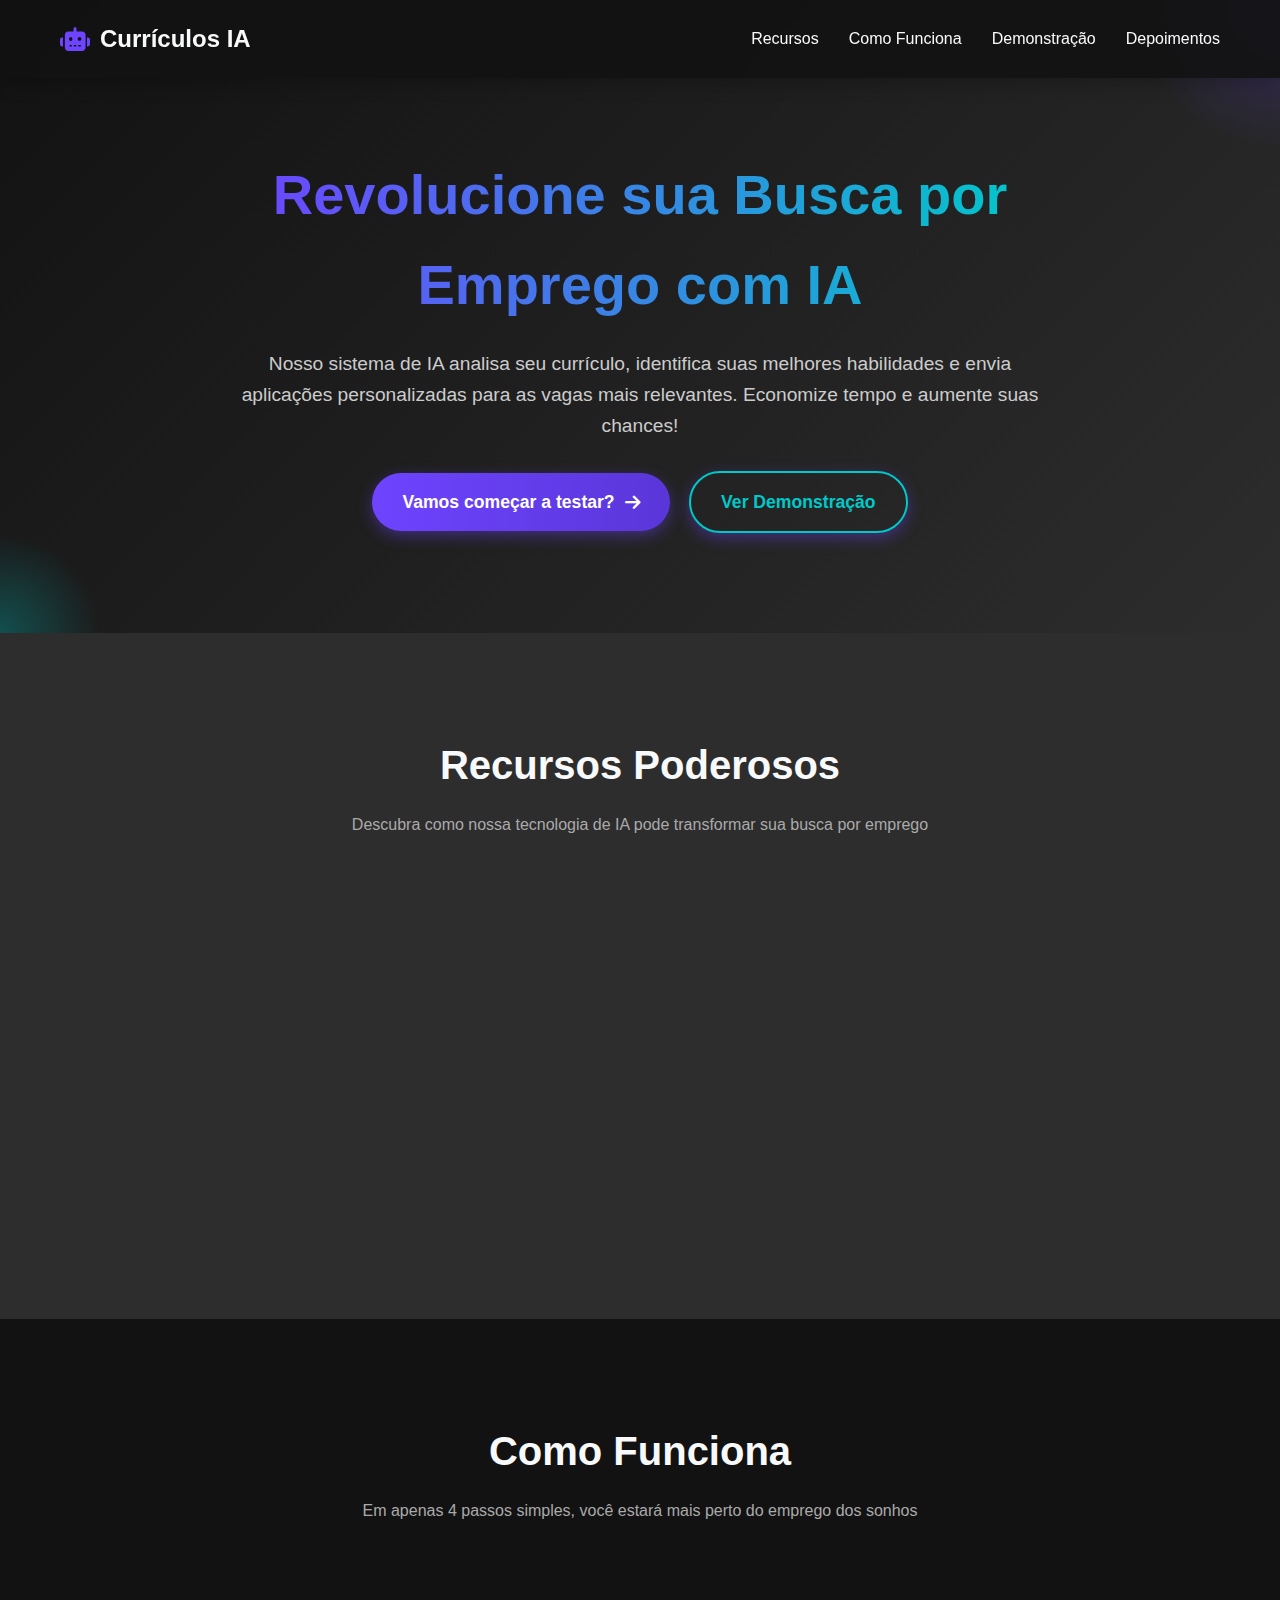
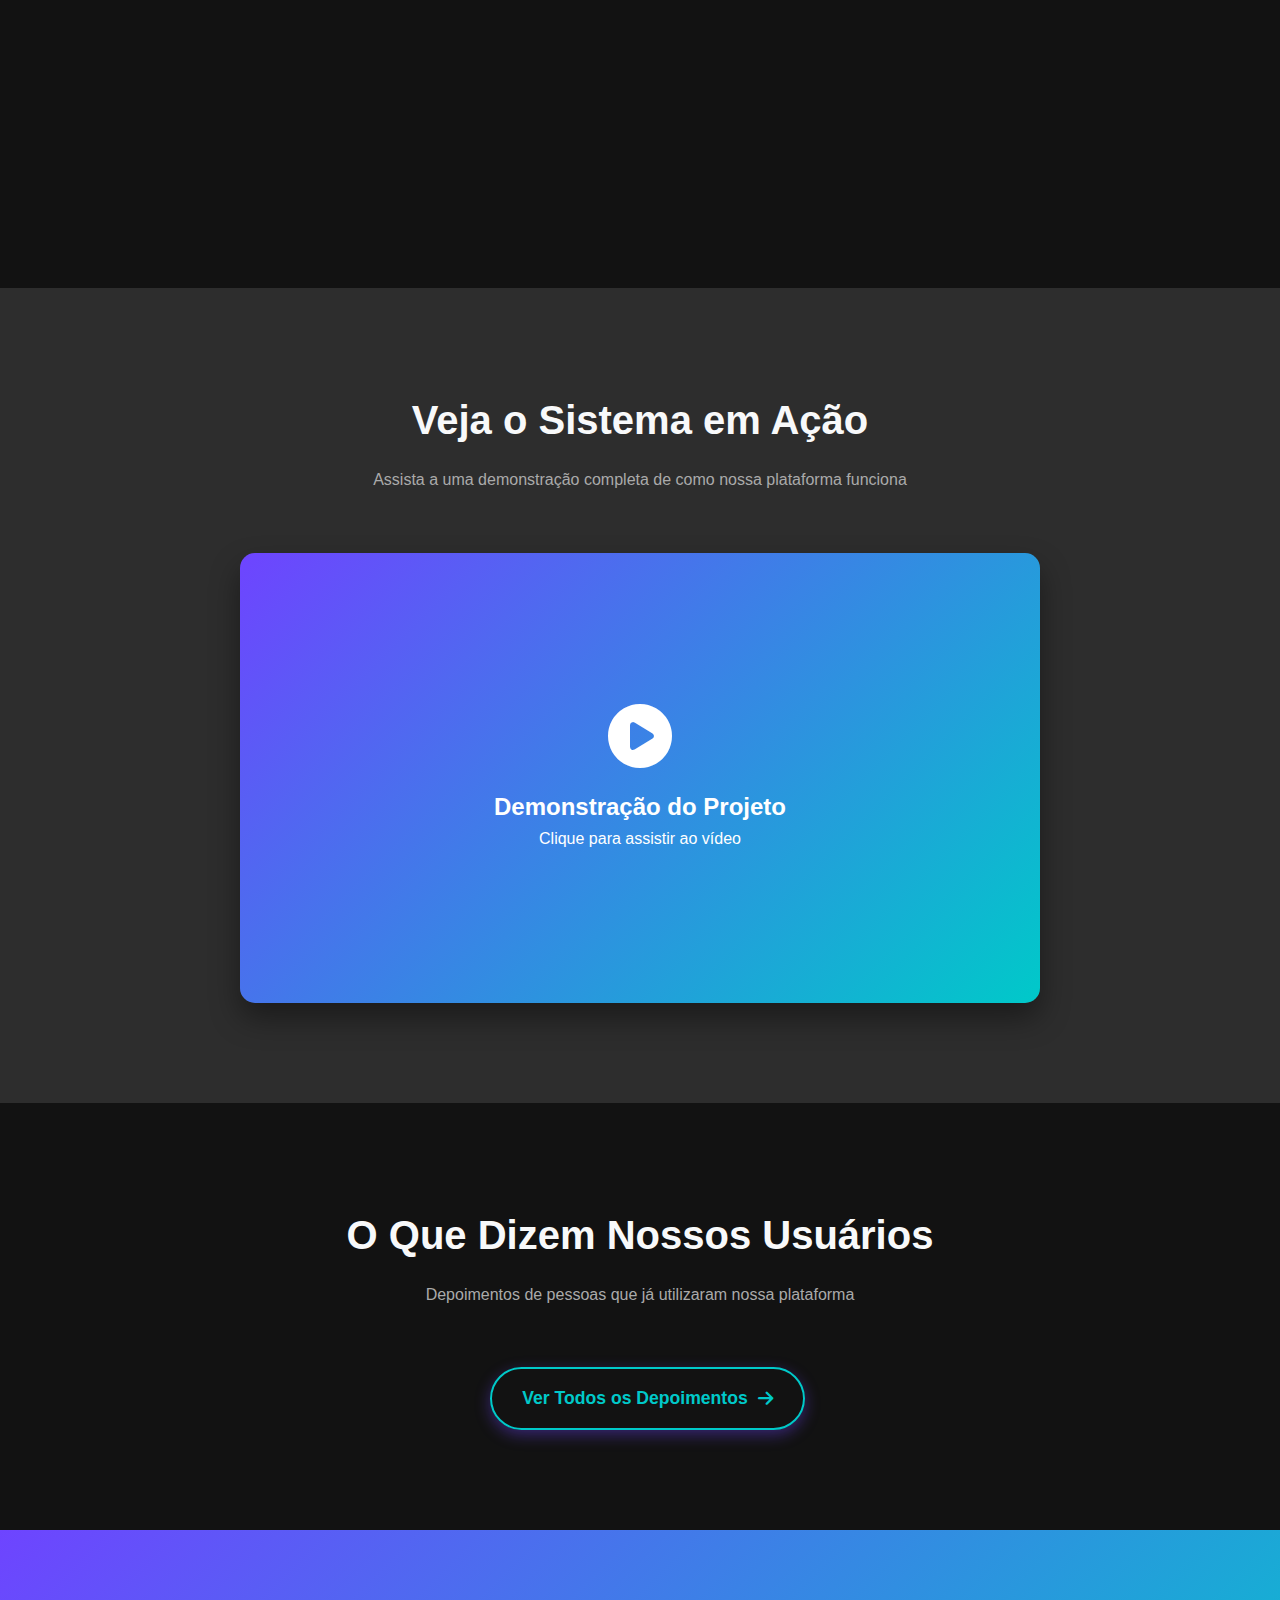
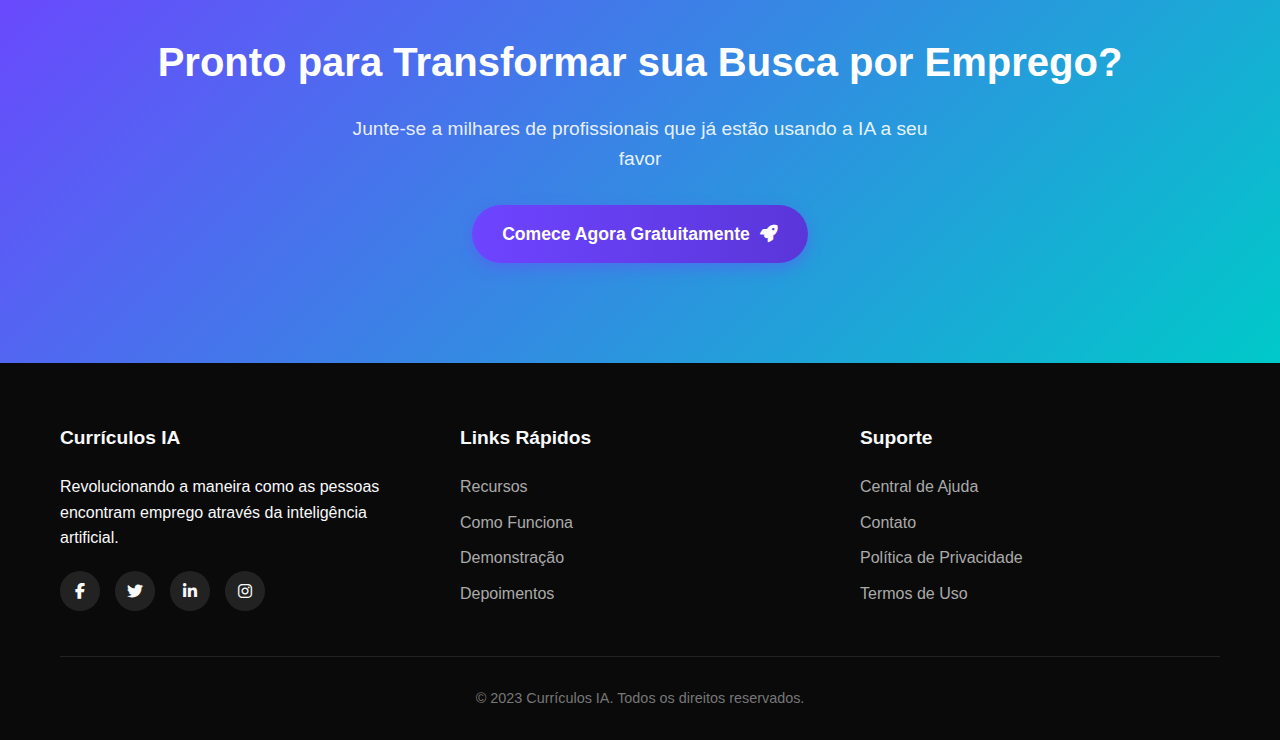
<file: Site de apresentação/index.html>
<!DOCTYPE html>
<html lang="pt-BR">
<head>
    <meta charset="UTF-8">
    <meta name="viewport" content="width=device-width, initial-scale=1.0">
    <title>Currículos IA - Revolucionando a Busca por Emprego</title>
    <link rel="stylesheet" href="https://cdnjs.cloudflare.com/ajax/libs/font-awesome/6.4.0/css/all.min.css">
    <link rel="stylesheet" href="css/index.css">
</head>
<body>
    <!-- Header -->
    <header>
        <div class="container">
            <nav class="navbar">
                <a href="#" class="logo">
                    <i class="fas fa-robot"></i>
                    <span>Currículos IA</span>
                </a>
                <div class="nav-links">
                    <a href="#features">Recursos</a>
                    <a href="#how-it-works">Como Funciona</a>
                    <a href="#demo">Demonstração</a>
                    <a href="#testimonials">Depoimentos</a>
                </div>
                <div class="mobile-menu">
                    <i class="fas fa-bars"></i>
                </div>
            </nav>
        </div>
    </header>

    <!-- Hero Section -->
    <section class="hero">
        <div class="container">
            <div class="hero-content">
                <h1>Revolucione sua Busca por Emprego com IA</h1>
                <p>Nosso sistema de IA analisa seu currículo, identifica suas melhores habilidades e envia aplicações personalizadas para as vagas mais relevantes. Economize tempo e aumente suas chances!</p>
                <div class="cta-buttons">
                    <a href="#" class="cta-button pulse">
                        <span>Vamos começar a testar?</span>
                        <i class="fas fa-arrow-right"></i>
                    </a>
                    <a href="#demo" class="cta-button secondary">
                        <span>Ver Demonstração</span>
                    </a>
                </div>
            </div>
        </div>
    </section>

    <!-- Features Section -->
    <section class="features" id="features">
        <div class="container">
            <div class="section-title">
                <h2>Recursos Poderosos</h2>
                <p>Descubra como nossa tecnologia de IA pode transformar sua busca por emprego</p>
            </div>
            <div class="features-grid">
                <div class="feature-card">
                    <div class="feature-icon">
                        <i class="fas fa-file-alt"></i>
                    </div>
                    <h3>Análise Inteligente de Currículo</h3>
                    <p>Nossa IA analisa seu currículo e identifica automaticamente suas principais habilidades e áreas de destaque.</p>
                </div>
                <div class="feature-card">
                    <div class="feature-icon">
                        <i class="fas fa-bullseye"></i>
                    </div>
                    <h3>Recomendações Personalizadas</h3>
                    <p>Receba sugestões de melhorias no currículo e cursos que podem aumentar suas chances.</p>
                </div>
                <div class="feature-card">
                    <div class="feature-icon">
                        <i class="fas fa-paper-plane"></i>
                    </div>
                    <h3>Envios Automatizados</h3>
                    <p>Disparo automático de currículos personalizados para as vagas mais relevantes do mercado.</p>
                </div>
            </div>
        </div>
    </section>

    <!-- How It Works -->
    <section class="how-it-works" id="how-it-works">
        <div class="container">
            <div class="section-title">
                <h2>Como Funciona</h2>
                <p>Em apenas 4 passos simples, você estará mais perto do emprego dos sonhos</p>
            </div>
            <div class="steps">
                <div class="step">
                    <div class="step-number">1</div>
                    <h3>Envie seu Currículo</h3>
                    <p>Faça upload do seu currículo em PDF ou DOCX para nossa plataforma.</p>
                </div>
                <div class="step">
                    <div class="step-number">2</div>
                    <h3>Análise da IA</h3>
                    <p>Nossa inteligência artificial analisa suas habilidades e experiências.</p>
                </div>
                <div class="step">
                    <div class="step-number">3</div>
                    <h3>Personalização</h3>
                    <p>A IA adapta seu currículo para diferentes áreas e vagas específicas.</p>
                </div>
                <div class="step">
                    <div class="step-number">4</div>
                    <h3>Disparo Inteligente</h3>
                    <p>Seu currículo é enviado automaticamente para as melhores oportunidades.</p>
                </div>
            </div>
        </div>
    </section>

    <!-- Demo Video -->
    <section class="demo-video" id="demo">
        <div class="container">
            <div class="section-title">
                <h2>Veja o Sistema em Ação</h2>
                <p>Assista a uma demonstração completa de como nossa plataforma funciona</p>
            </div>
            <div class="video-container">
                <div class="video-placeholder">
                    <i class="fas fa-play-circle"></i>
                    <h3>Demonstração do Projeto</h3>
                    <p>Clique para assistir ao vídeo</p>
                </div>
            </div>
        </div>
    </section>

    <!-- Testimonials -->
    <section class="testimonials" id="testimonials">
        <div class="container">
            <div class="section-title">
                <h2>O Que Dizem Nossos Usuários</h2>
                <p>Depoimentos de pessoas que já utilizaram nossa plataforma</p>
            </div>
            <div class="testimonial-slider" id="testimonials-container">
                <!-- Os depoimentos serão carregados aqui pelo JavaScript -->
            </div>
            <div style="text-align: center; margin-top: 30px;">
                <a href="depoimento.html" class="cta-button secondary">
                    <span>Ver Todos os Depoimentos</span>
                    <i class="fas fa-arrow-right"></i>
                </a>
            </div>
        </div>
    </section>

    <!-- CTA Section -->
    <section class="cta-section">
        <div class="container">
            <h2>Pronto para Transformar sua Busca por Emprego?</h2>
            <p>Junte-se a milhares de profissionais que já estão usando a IA a seu favor</p>
            <a href="#" class="cta-button">
                <span>Comece Agora Gratuitamente</span>
                <i class="fas fa-rocket"></i>
            </a>
        </div>
    </section>

    <!-- Footer -->
    <footer>
        <div class="container">
            <div class="footer-content">
                <div class="footer-column">
                    <h3>Currículos IA</h3>
                    <p>Revolucionando a maneira como as pessoas encontram emprego através da inteligência artificial.</p>
                    <div class="social-links">
                        <a href="#"><i class="fab fa-facebook-f"></i></a>
                        <a href="#"><i class="fab fa-twitter"></i></a>
                        <a href="#"><i class="fab fa-linkedin-in"></i></a>
                        <a href="#"><i class="fab fa-instagram"></i></a>
                    </div>
                </div>
                <div class="footer-column">
                    <h3>Links Rápidos</h3>
                    <ul class="footer-links">
                        <li><a href="#features">Recursos</a></li>
                        <li><a href="#how-it-works">Como Funciona</a></li>
                        <li><a href="#demo">Demonstração</a></li>
                        <li><a href="#testimonials">Depoimentos</a></li>
                    </ul>
                </div>
                <div class="footer-column">
                    <h3>Suporte</h3>
                    <ul class="footer-links">
                        <li><a href="#">Central de Ajuda</a></li>
                        <li><a href="#">Contato</a></li>
                        <li><a href="#">Política de Privacidade</a></li>
                        <li><a href="#">Termos de Uso</a></li>
                    </ul>
                </div>
            </div>
            <div class="footer-bottom">
                <p>&copy; 2023 Currículos IA. Todos os direitos reservados.</p>
            </div>
        </div>
    </footer>
</body>
<script src="js/index.js"></script>
</html>
</file>
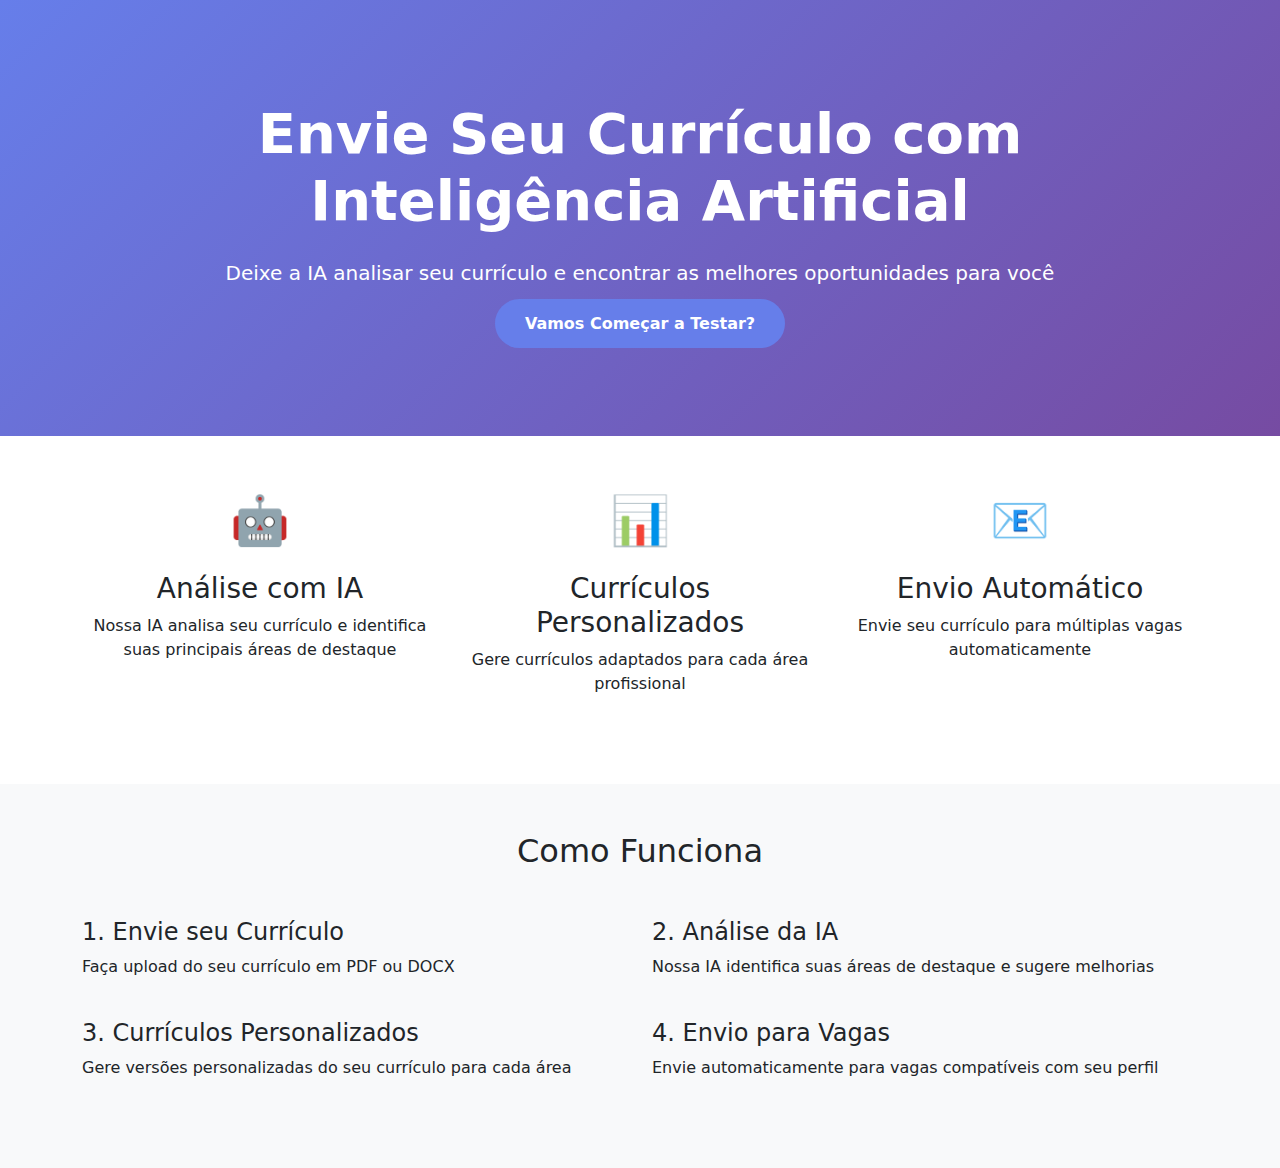
<file: Sistema/templates/index.html>
<!DOCTYPE html>
<html lang="pt-BR">
<head>
    <meta charset="UTF-8">
    <meta name="viewport" content="width=device-width, initial-scale=1.0">
    <title>Sistema de Envio de Currículos com IA</title>
    <link href="https://cdn.jsdelivr.net/npm/bootstrap@5.1.3/dist/css/bootstrap.min.css" rel="stylesheet">
    <style>
        .hero-section {
            background: linear-gradient(135deg, #667eea 0%, #764ba2 100%);
            color: white;
            padding: 100px 0;
            text-align: center;
        }
        .feature-icon {
            font-size: 3rem;
            color: #667eea;
            margin-bottom: 1rem;
        }
        .cta-button {
            background: #667eea;
            color: white;
            padding: 15px 30px;
            border-radius: 50px;
            text-decoration: none;
            font-weight: bold;
            transition: all 0.3s ease;
        }
        .cta-button:hover {
            background: #764ba2;
            color: white;
            transform: translateY(-2px);
        }
    </style>
</head>
<body>
    <!-- Hero Section -->
    <section class="hero-section">
        <div class="container">
            <h1 class="display-4 fw-bold mb-4">Envie Seu Currículo com Inteligência Artificial</h1>
            <p class="lead mb-4">Deixe a IA analisar seu currículo e encontrar as melhores oportunidades para você</p>
            <a href="{{ url_for('analisar_curriculo') }}" class="cta-button">Vamos Começar a Testar?</a>
        </div>
    </section>

    <!-- Features Section -->
    <section class="py-5">
        <div class="container">
            <div class="row text-center">
                <div class="col-md-4 mb-4">
                    <div class="feature-icon">🤖</div>
                    <h3>Análise com IA</h3>
                    <p>Nossa IA analisa seu currículo e identifica suas principais áreas de destaque</p>
                </div>
                <div class="col-md-4 mb-4">
                    <div class="feature-icon">📊</div>
                    <h3>Currículos Personalizados</h3>
                    <p>Gere currículos adaptados para cada área profissional</p>
                </div>
                <div class="col-md-4 mb-4">
                    <div class="feature-icon">📧</div>
                    <h3>Envio Automático</h3>
                    <p>Envie seu currículo para múltiplas vagas automaticamente</p>
                </div>
            </div>
        </div>
    </section>

    <!-- How it Works -->
    <section class="py-5 bg-light">
        <div class="container">
            <h2 class="text-center mb-5">Como Funciona</h2>
            <div class="row">
                <div class="col-md-6 mb-4">
                    <h4>1. Envie seu Currículo</h4>
                    <p>Faça upload do seu currículo em PDF ou DOCX</p>
                </div>
                <div class="col-md-6 mb-4">
                    <h4>2. Análise da IA</h4>
                    <p>Nossa IA identifica suas áreas de destaque e sugere melhorias</p>
                </div>
                <div class="col-md-6 mb-4">
                    <h4>3. Currículos Personalizados</h4>
                    <p>Gere versões personalizadas do seu currículo para cada área</p>
                </div>
                <div class="col-md-6 mb-4">
                    <h4>4. Envio para Vagas</h4>
                    <p>Envie automaticamente para vagas compatíveis com seu perfil</p>
                </div>
            </div>
        </div>
    </section>
</body>
</html>
</file>
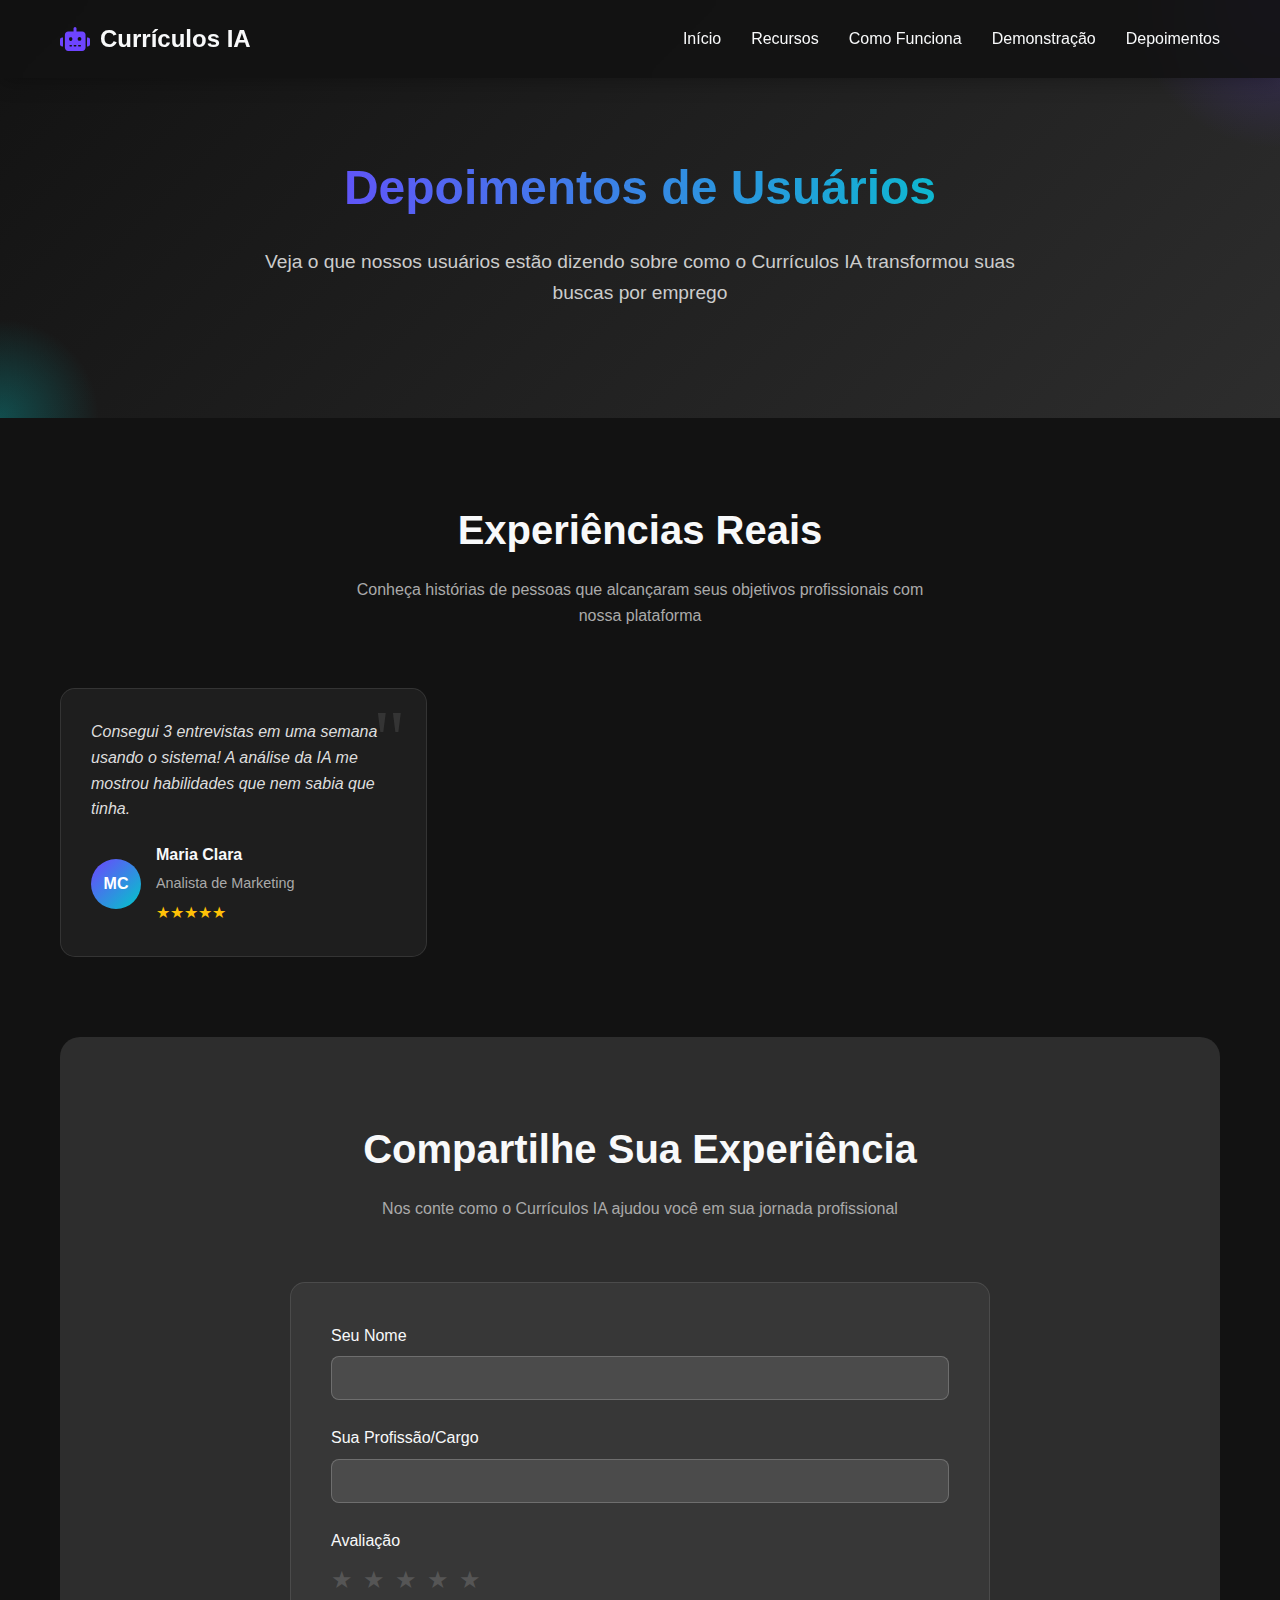
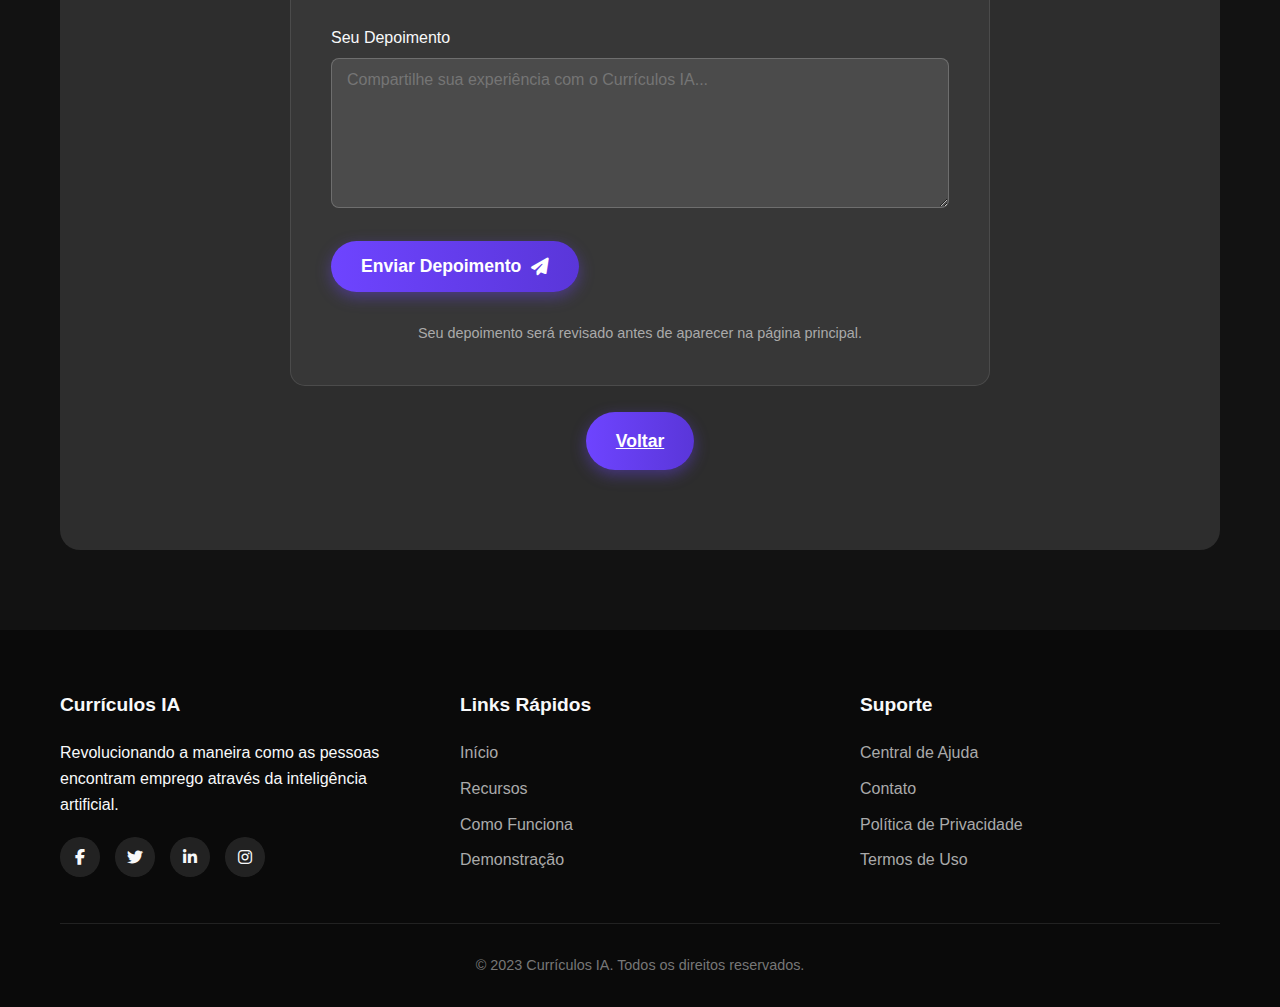
<file: Site de apresentação/depoimento.html>
<!DOCTYPE html>
<html lang="pt-BR">
<head>
    <meta charset="UTF-8">
    <meta name="viewport" content="width=device-width, initial-scale=1.0">
    <title>Currículos IA - Currículos IA</title>
    <link rel="stylesheet" href="https://cdnjs.cloudflare.com/ajax/libs/font-awesome/6.4.0/css/all.min.css">
    <link rel="stylesheet" href="css/depoimento.css">
</head>
<body>
    <!-- Header -->
    <header>
        <div class="container">
            <nav class="navbar">
                <a href="index.html" class="logo">
                    <i class="fas fa-robot"></i>
                    <span>Currículos IA</span>
                </a>
                <div class="nav-links">
                    <a href="index.html">Início</a>
                    <a href="index.html#features">Recursos</a>
                    <a href="index.html#how-it-works">Como Funciona</a>
                    <a href="index.html#demo">Demonstração</a>
                    <a href="depoimentos.html">Depoimentos</a>
                </div>
                <div class="mobile-menu">
                    <i class="fas fa-bars"></i>
                </div>
            </nav>
        </div>
    </header>

    <!-- Hero Section -->
    <section class="hero">
        <div class="container">
            <div class="hero-content">
                <h1>Depoimentos de Usuários</h1>
                <p>Veja o que nossos usuários estão dizendo sobre como o Currículos IA transformou suas buscas por emprego</p>
            </div>
        </div>
    </section>

    <!-- Main Content -->
    <main class="main-content">
        <div class="container">
            <div class="section-title">
                <h2>Experiências Reais</h2>
                <p>Conheça histórias de pessoas que alcançaram seus objetivos profissionais com nossa plataforma</p>
            </div>

            <!-- Testimonials Grid -->
            <div class="testimonials-grid" id="testimonials-container">
                <!-- Testimonials will be loaded here by JavaScript -->
            </div>

            <!-- Form Section -->
            <div class="form-section">
                <div class="section-title">
                    <h2>Compartilhe Sua Experiência</h2>
                    <p>Nos conte como o Currículos IA ajudou você em sua jornada profissional</p>
                </div>

                <form class="testimonial-form" id="testimonial-form">
                    <div class="form-group">
                        <label for="name">Seu Nome</label>
                        <input type="text" id="name" class="form-control" required>
                    </div>

                    <div class="form-group">
                        <label for="profession">Sua Profissão/Cargo</label>
                        <input type="text" id="profession" class="form-control" required>
                    </div>

                    <div class="form-group">
                        <label for="rating">Avaliação</label>
                        <div class="rating-input">
                            <span class="rating-star" data-value="1">★</span>
                            <span class="rating-star" data-value="2">★</span>
                            <span class="rating-star" data-value="3">★</span>
                            <span class="rating-star" data-value="4">★</span>
                            <span class="rating-star" data-value="5">★</span>
                        </div>
                        <input type="hidden" id="rating" value="0" required>
                    </div>

                    <div class="form-group">
                        <label for="testimonial">Seu Depoimento</label>
                        <textarea id="testimonial" class="form-control" placeholder="Compartilhe sua experiência com o Currículos IA..." required></textarea>
                    </div>

                    <button type="submit" class="submit-btn">
                        <span>Enviar Depoimento</span>
                        <i class="fas fa-paper-plane"></i>
                    </button>

                    <div class="form-footer">
                        <p>Seu depoimento será revisado antes de aparecer na página principal.</p>
                    </div>
                </form>
                    <br><center>
                    <a type="button" class="submit-btn" href="index.html">
                        <span>Voltar</span>
                    </a></center>
            </div>
        </div>
    </main>

    <!-- Footer -->
    <footer>
        <div class="container">
            <div class="footer-content">
                <div class="footer-column">
                    <h3>Currículos IA</h3>
                    <p>Revolucionando a maneira como as pessoas encontram emprego através da inteligência artificial.</p>
                    <div class="social-links">
                        <a href="#"><i class="fab fa-facebook-f"></i></a>
                        <a href="#"><i class="fab fa-twitter"></i></a>
                        <a href="#"><i class="fab fa-linkedin-in"></i></a>
                        <a href="#"><i class="fab fa-instagram"></i></a>
                    </div>
                </div>
                <div class="footer-column">
                    <h3>Links Rápidos</h3>
                    <ul class="footer-links">
                        <li><a href="index.html">Início</a></li>
                        <li><a href="index.html#features">Recursos</a></li>
                        <li><a href="index.html#how-it-works">Como Funciona</a></li>
                        <li><a href="index.html#demo">Demonstração</a></li>
                    </ul>
                </div>
                <div class="footer-column">
                    <h3>Suporte</h3>
                    <ul class="footer-links">
                        <li><a href="#">Central de Ajuda</a></li>
                        <li><a href="#">Contato</a></li>
                        <li><a href="#">Política de Privacidade</a></li>
                        <li><a href="#">Termos de Uso</a></li>
                    </ul>
                </div>
            </div>
            <div class="footer-bottom">
                <p>&copy; 2023 Currículos IA. Todos os direitos reservados.</p>
            </div>
        </div>
    </footer>
</body>
<script src="js/depoimento.js"></script>
</html>
</file>
<file: Site de apresentação/css/index.css>
:root {
    --primary: #6e44ff;
    --primary-dark: #5a36d9;
    --secondary: #00c9c9;
    --dark: #121212;
    --light: #f8f9fa;
    --gray: #2d2d2d;
    --transition: all 0.3s ease;
}

* {
    margin: 0;
    padding: 0;
    box-sizing: border-box;
    font-family: 'Segoe UI', Tahoma, Geneva, Verdana, sans-serif;
}

body {
    background-color: var(--dark);
    color: var(--light);
    line-height: 1.6;
    overflow-x: hidden;
}

.container {
    width: 100%;
    max-width: 1200px;
    margin: 0 auto;
    padding: 0 20px;
}

/* Header */
header {
    background-color: rgba(18, 18, 18, 0.9);
    backdrop-filter: blur(10px);
    position: fixed;
    width: 100%;
    z-index: 1000;
    box-shadow: 0 2px 20px rgba(0, 0, 0, 0.3);
}

.navbar {
    display: flex;
    justify-content: space-between;
    align-items: center;
    padding: 20px 0;
}

.logo {
    display: flex;
    align-items: center;
    gap: 10px;
    font-size: 1.5rem;
    font-weight: 700;
    color: var(--light);
    text-decoration: none;
}

.logo i {
    color: var(--primary);
}

.nav-links {
    display: flex;
    gap: 30px;
}

.nav-links a {
    color: var(--light);
    text-decoration: none;
    font-weight: 500;
    transition: var(--transition);
    position: relative;
}

.nav-links a:hover {
    color: var(--secondary);
}

.nav-links a::after {
    content: '';
    position: absolute;
    width: 0;
    height: 2px;
    bottom: -5px;
    left: 0;
    background-color: var(--secondary);
    transition: var(--transition);
}

.nav-links a:hover::after {
    width: 100%;
}

.mobile-menu {
    display: none;
    font-size: 1.5rem;
    cursor: pointer;
}

/* Hero Section */
.hero {
    padding: 150px 0 100px;
    background: linear-gradient(135deg, var(--dark) 0%, var(--gray) 100%);
    position: relative;
    overflow: hidden;
}

.hero::before {
    content: '';
    position: absolute;
    width: 300px;
    height: 300px;
    border-radius: 50%;
    background: radial-gradient(circle, var(--primary) 0%, transparent 70%);
    top: -150px;
    right: -150px;
    opacity: 0.3;
}

.hero::after {
    content: '';
    position: absolute;
    width: 200px;
    height: 200px;
    border-radius: 50%;
    background: radial-gradient(circle, var(--secondary) 0%, transparent 70%);
    bottom: -100px;
    left: -100px;
    opacity: 0.3;
}

.hero-content {
    display: flex;
    flex-direction: column;
    align-items: center;
    text-align: center;
    max-width: 800px;
    margin: 0 auto;
    position: relative;
    z-index: 1;
}

.hero h1 {
    font-size: 3.5rem;
    margin-bottom: 20px;
    background: linear-gradient(to right, var(--primary), var(--secondary));
    -webkit-background-clip: text;
    background-clip: text;
    color: transparent;
    animation: fadeInUp 1s ease;
}

.hero p {
    font-size: 1.2rem;
    margin-bottom: 30px;
    color: #ccc;
    animation: fadeInUp 1s ease 0.2s both;
}

.cta-button {
    display: inline-flex;
    align-items: center;
    gap: 10px;
    background: linear-gradient(to right, var(--primary), var(--primary-dark));
    color: white;
    padding: 15px 30px;
    border-radius: 50px;
    text-decoration: none;
    font-weight: 600;
    font-size: 1.1rem;
    transition: var(--transition);
    box-shadow: 0 5px 15px rgba(110, 68, 255, 0.4);
    animation: fadeInUp 1s ease 0.4s both;
}

.cta-button:hover {
    transform: translateY(-5px);
    box-shadow: 0 10px 20px rgba(110, 68, 255, 0.6);
}

.cta-button.secondary {
    background: transparent;
    border: 2px solid var(--secondary);
    color: var(--secondary);
    margin-left: 15px;
}

.cta-button.secondary:hover {
    background: var(--secondary);
    color: var(--dark);
}

/* Features Section */
.features {
    padding: 100px 0;
    background-color: var(--gray);
}

.section-title {
    text-align: center;
    margin-bottom: 60px;
}

.section-title h2 {
    font-size: 2.5rem;
    margin-bottom: 15px;
    color: var(--light);
}

.section-title p {
    color: #aaa;
    max-width: 600px;
    margin: 0 auto;
}

.features-grid {
    display: grid;
    grid-template-columns: repeat(auto-fit, minmax(300px, 1fr));
    gap: 30px;
}

.feature-card {
    background-color: rgba(255, 255, 255, 0.05);
    border-radius: 15px;
    padding: 30px;
    text-align: center;
    transition: var(--transition);
    border: 1px solid rgba(255, 255, 255, 0.1);
}

.feature-card:hover {
    transform: translateY(-10px);
    box-shadow: 0 15px 30px rgba(0, 0, 0, 0.3);
    border-color: var(--primary);
}

.feature-icon {
    width: 70px;
    height: 70px;
    background: linear-gradient(135deg, var(--primary), var(--secondary));
    border-radius: 50%;
    display: flex;
    align-items: center;
    justify-content: center;
    margin: 0 auto 20px;
    font-size: 1.8rem;
    color: white;
}

.feature-card h3 {
    font-size: 1.5rem;
    margin-bottom: 15px;
    color: var(--light);
}

.feature-card p {
    color: #bbb;
}

/* How It Works */
.how-it-works {
    padding: 100px 0;
    background-color: var(--dark);
}

.steps {
    display: flex;
    justify-content: space-between;
    flex-wrap: wrap;
    gap: 30px;
    margin-top: 50px;
}

.step {
    flex: 1;
    min-width: 250px;
    text-align: center;
    position: relative;
}

.step-number {
    width: 60px;
    height: 60px;
    background: linear-gradient(135deg, var(--primary), var(--secondary));
    border-radius: 50%;
    display: flex;
    align-items: center;
    justify-content: center;
    margin: 0 auto 20px;
    font-size: 1.5rem;
    font-weight: 700;
    color: white;
    box-shadow: 0 5px 15px rgba(110, 68, 255, 0.4);
}

.step h3 {
    font-size: 1.3rem;
    margin-bottom: 15px;
    color: var(--light);
}

.step p {
    color: #bbb;
}

/* Demo Video */
.demo-video {
    padding: 100px 0;
    background-color: var(--gray);
}

.video-container {
    position: relative;
    width: 100%;
    max-width: 800px;
    margin: 0 auto;
    border-radius: 15px;
    overflow: hidden;
    box-shadow: 0 15px 30px rgba(0, 0, 0, 0.4);
}

.video-placeholder {
    width: 100%;
    height: 450px;
    background: linear-gradient(135deg, var(--primary), var(--secondary));
    display: flex;
    flex-direction: column;
    align-items: center;
    justify-content: center;
    color: white;
    cursor: pointer;
    transition: var(--transition);
}

.video-placeholder:hover {
    transform: scale(1.02);
}

.video-placeholder i {
    font-size: 4rem;
    margin-bottom: 20px;
}

.video-placeholder h3 {
    font-size: 1.5rem;
}

/* Testimonials */
.testimonials {
    padding: 100px 0;
    background-color: var(--dark);
}

.testimonial-slider {
    max-width: 800px;
    margin: 0 auto;
    position: relative;
}

.testimonial {
    background-color: rgba(255, 255, 255, 0.05);
    border-radius: 15px;
    padding: 30px;
    text-align: center;
    margin: 0 15px;
    border: 1px solid rgba(255, 255, 255, 0.1);
}

.testimonial-text {
    font-style: italic;
    margin-bottom: 20px;
    color: #ddd;
}

.testimonial-author {
    display: flex;
    align-items: center;
    justify-content: center;
    gap: 15px;
}

.author-avatar {
    width: 50px;
    height: 50px;
    border-radius: 50%;
    background: linear-gradient(135deg, var(--primary), var(--secondary));
    display: flex;
    align-items: center;
    justify-content: center;
    color: white;
    font-weight: 700;
}

.author-info h4 {
    color: var(--light);
    margin-bottom: 5px;
}

.author-info p {
    color: #aaa;
    font-size: 0.9rem;
}

/* CTA Section */
.cta-section {
    padding: 100px 0;
    background: linear-gradient(135deg, var(--primary) 0%, var(--secondary) 100%);
    text-align: center;
}

.cta-section h2 {
    font-size: 2.5rem;
    margin-bottom: 20px;
    color: white;
}

.cta-section p {
    font-size: 1.2rem;
    margin-bottom: 30px;
    color: rgba(255, 255, 255, 0.9);
    max-width: 600px;
    margin-left: auto;
    margin-right: auto;
}

/* Footer */
footer {
    background-color: #0a0a0a;
    padding: 60px 0 30px;
}

.footer-content {
    display: grid;
    grid-template-columns: repeat(auto-fit, minmax(200px, 1fr));
    gap: 40px;
    margin-bottom: 40px;
}

.footer-column h3 {
    font-size: 1.2rem;
    margin-bottom: 20px;
    color: var(--light);
}

.footer-links {
    list-style: none;
}

.footer-links li {
    margin-bottom: 10px;
}

.footer-links a {
    color: #aaa;
    text-decoration: none;
    transition: var(--transition);
}

.footer-links a:hover {
    color: var(--secondary);
}

.social-links {
    display: flex;
    gap: 15px;
    margin-top: 20px;
}

.social-links a {
    width: 40px;
    height: 40px;
    border-radius: 50%;
    background-color: rgba(255, 255, 255, 0.1);
    display: flex;
    align-items: center;
    justify-content: center;
    color: var(--light);
    text-decoration: none;
    transition: var(--transition);
}

.social-links a:hover {
    background-color: var(--primary);
    transform: translateY(-5px);
}

.footer-bottom {
    text-align: center;
    padding-top: 30px;
    border-top: 1px solid rgba(255, 255, 255, 0.1);
    color: #777;
    font-size: 0.9rem;
}

/* Animations */
@keyframes fadeInUp {
    from {
        opacity: 0;
        transform: translateY(30px);
    }
    to {
        opacity: 1;
        transform: translateY(0);
    }
}

@keyframes pulse {
    0% {
        transform: scale(1);
    }
    50% {
        transform: scale(1.05);
    }
    100% {
        transform: scale(1);
    }
}

.pulse {
    animation: pulse 2s infinite;
}

/* Responsive */
@media (max-width: 992px) {
    .hero h1 {
        font-size: 2.8rem;
    }
    
    .nav-links {
        display: none;
    }
    
    .mobile-menu {
        display: block;
    }
    
    .steps {
        flex-direction: column;
        align-items: center;
    }
    
    .step {
        max-width: 400px;
    }
}

@media (max-width: 768px) {
    .hero h1 {
        font-size: 2.2rem;
    }
    
    .hero p {
        font-size: 1rem;
    }
    
    .cta-buttons {
        display: flex;
        flex-direction: column;
        gap: 15px;
    }
    
    .cta-button.secondary {
        margin-left: 0;
    }
    
    .section-title h2 {
        font-size: 2rem;
    }
}

@media (max-width: 576px) {
    .hero {
        padding: 120px 0 80px;
    }
    
    .hero h1 {
        font-size: 1.8rem;
    }
    
    .feature-card, .testimonial {
        padding: 20px;
    }
    
    .video-placeholder {
        height: 250px;
    }
    
    .video-placeholder i {
        font-size: 3rem;
    }
}
</file>
<file: Site de apresentação/css/depoimento.css>
:root {
    --primary: #6e44ff;
    --primary-dark: #5a36d9;
    --secondary: #00c9c9;
    --dark: #121212;
    --light: #f8f9fa;
    --gray: #2d2d2d;
    --transition: all 0.3s ease;
}

* {
    margin: 0;
    padding: 0;
    box-sizing: border-box;
    font-family: 'Segoe UI', Tahoma, Geneva, Verdana, sans-serif;
}

body {
    background-color: var(--dark);
    color: var(--light);
    line-height: 1.6;
    overflow-x: hidden;
}

.container {
    width: 100%;
    max-width: 1200px;
    margin: 0 auto;
    padding: 0 20px;
}

/* Header */
header {
    background-color: rgba(18, 18, 18, 0.9);
    backdrop-filter: blur(10px);
    position: fixed;
    width: 100%;
    z-index: 1000;
    box-shadow: 0 2px 20px rgba(0, 0, 0, 0.3);
}

.navbar {
    display: flex;
    justify-content: space-between;
    align-items: center;
    padding: 20px 0;
}

.logo {
    display: flex;
    align-items: center;
    gap: 10px;
    font-size: 1.5rem;
    font-weight: 700;
    color: var(--light);
    text-decoration: none;
}

.logo i {
    color: var(--primary);
}

.nav-links {
    display: flex;
    gap: 30px;
}

.nav-links a {
    color: var(--light);
    text-decoration: none;
    font-weight: 500;
    transition: var(--transition);
    position: relative;
}

.nav-links a:hover {
    color: var(--secondary);
}

.nav-links a::after {
    content: '';
    position: absolute;
    width: 0;
    height: 2px;
    bottom: -5px;
    left: 0;
    background-color: var(--secondary);
    transition: var(--transition);
}

.nav-links a:hover::after {
    width: 100%;
}

.mobile-menu {
    display: none;
    font-size: 1.5rem;
    cursor: pointer;
}

/* Hero Section */
.hero {
    padding: 150px 0 80px;
    background: linear-gradient(135deg, var(--dark) 0%, var(--gray) 100%);
    position: relative;
    overflow: hidden;
    text-align: center;
}

.hero::before {
    content: '';
    position: absolute;
    width: 300px;
    height: 300px;
    border-radius: 50%;
    background: radial-gradient(circle, var(--primary) 0%, transparent 70%);
    top: -150px;
    right: -150px;
    opacity: 0.3;
}

.hero::after {
    content: '';
    position: absolute;
    width: 200px;
    height: 200px;
    border-radius: 50%;
    background: radial-gradient(circle, var(--secondary) 0%, transparent 70%);
    bottom: -100px;
    left: -100px;
    opacity: 0.3;
}

.hero-content {
    max-width: 800px;
    margin: 0 auto;
    position: relative;
    z-index: 1;
}

.hero h1 {
    font-size: 3rem;
    margin-bottom: 20px;
    background: linear-gradient(to right, var(--primary), var(--secondary));
    -webkit-background-clip: text;
    background-clip: text;
    color: transparent;
}

.hero p {
    font-size: 1.2rem;
    margin-bottom: 30px;
    color: #ccc;
}

/* Main Content */
.main-content {
    padding: 80px 0;
}

.section-title {
    text-align: center;
    margin-bottom: 60px;
}

.section-title h2 {
    font-size: 2.5rem;
    margin-bottom: 15px;
    color: var(--light);
}

.section-title p {
    color: #aaa;
    max-width: 600px;
    margin: 0 auto;
}

/* Testimonials Grid */
.testimonials-grid {
    display: grid;
    grid-template-columns: repeat(auto-fill, minmax(350px, 1fr));
    gap: 30px;
    margin-bottom: 80px;
}

.testimonial-card {
    background-color: rgba(255, 255, 255, 0.05);
    border-radius: 15px;
    padding: 30px;
    transition: var(--transition);
    border: 1px solid rgba(255, 255, 255, 0.1);
    position: relative;
    overflow: hidden;
}

.testimonial-card::before {
    content: '"';
    position: absolute;
    top: 10px;
    right: 20px;
    font-size: 5rem;
    color: rgba(255, 255, 255, 0.1);
    font-family: Georgia, serif;
    line-height: 1;
}

.testimonial-card:hover {
    transform: translateY(-10px);
    box-shadow: 0 15px 30px rgba(0, 0, 0, 0.3);
    border-color: var(--primary);
}

.testimonial-text {
    font-style: italic;
    margin-bottom: 20px;
    color: #ddd;
    position: relative;
    z-index: 1;
}

.testimonial-author {
    display: flex;
    align-items: center;
    gap: 15px;
}

.author-avatar {
    width: 50px;
    height: 50px;
    border-radius: 50%;
    background: linear-gradient(135deg, var(--primary), var(--secondary));
    display: flex;
    align-items: center;
    justify-content: center;
    color: white;
    font-weight: 700;
    flex-shrink: 0;
}

.author-info h4 {
    color: var(--light);
    margin-bottom: 5px;
}

.author-info p {
    color: #aaa;
    font-size: 0.9rem;
}

.testimonial-rating {
    color: #ffc107;
    margin-top: 5px;
}

/* Form Section */
.form-section {
    background-color: var(--gray);
    padding: 80px 0;
    border-radius: 20px;
}

.testimonial-form {
    max-width: 700px;
    margin: 0 auto;
    background-color: rgba(255, 255, 255, 0.05);
    padding: 40px;
    border-radius: 15px;
    border: 1px solid rgba(255, 255, 255, 0.1);
}

.form-group {
    margin-bottom: 25px;
}

.form-group label {
    display: block;
    margin-bottom: 8px;
    color: var(--light);
    font-weight: 500;
}

.form-control {
    width: 100%;
    padding: 12px 15px;
    background-color: rgba(255, 255, 255, 0.1);
    border: 1px solid rgba(255, 255, 255, 0.2);
    border-radius: 8px;
    color: var(--light);
    font-size: 1rem;
    transition: var(--transition);
}

.form-control:focus {
    outline: none;
    border-color: var(--primary);
    box-shadow: 0 0 0 2px rgba(110, 68, 255, 0.3);
}

textarea.form-control {
    min-height: 150px;
    resize: vertical;
}

.rating-input {
    display: flex;
    gap: 10px;
    margin-top: 5px;
}

.rating-star {
    font-size: 1.5rem;
    color: #555;
    cursor: pointer;
    transition: var(--transition);
}

.rating-star.active,
.rating-star:hover {
    color: #ffc107;
}

.submit-btn {
    background: linear-gradient(to right, var(--primary), var(--primary-dark));
    color: white;
    border: none;
    padding: 15px 30px;
    border-radius: 50px;
    font-weight: 600;
    font-size: 1.1rem;
    cursor: pointer;
    transition: var(--transition);
    display: inline-flex;
    align-items: center;
    gap: 10px;
    box-shadow: 0 5px 15px rgba(110, 68, 255, 0.4);
}

.submit-btn:hover {
    transform: translateY(-5px);
    box-shadow: 0 10px 20px rgba(110, 68, 255, 0.6);
}

.form-footer {
    text-align: center;
    margin-top: 30px;
    color: #aaa;
    font-size: 0.9rem;
}

/* Footer */
footer {
    background-color: #0a0a0a;
    padding: 60px 0 30px;
}

.footer-content {
    display: grid;
    grid-template-columns: repeat(auto-fit, minmax(200px, 1fr));
    gap: 40px;
    margin-bottom: 40px;
}

.footer-column h3 {
    font-size: 1.2rem;
    margin-bottom: 20px;
    color: var(--light);
}

.footer-links {
    list-style: none;
}

.footer-links li {
    margin-bottom: 10px;
}

.footer-links a {
    color: #aaa;
    text-decoration: none;
    transition: var(--transition);
}

.footer-links a:hover {
    color: var(--secondary);
}

.social-links {
    display: flex;
    gap: 15px;
    margin-top: 20px;
}

.social-links a {
    width: 40px;
    height: 40px;
    border-radius: 50%;
    background-color: rgba(255, 255, 255, 0.1);
    display: flex;
    align-items: center;
    justify-content: center;
    color: var(--light);
    text-decoration: none;
    transition: var(--transition);
}

.social-links a:hover {
    background-color: var(--primary);
    transform: translateY(-5px);
}

.footer-bottom {
    text-align: center;
    padding-top: 30px;
    border-top: 1px solid rgba(255, 255, 255, 0.1);
    color: #777;
    font-size: 0.9rem;
}

/* Animations */
@keyframes fadeInUp {
    from {
        opacity: 0;
        transform: translateY(30px);
    }
    to {
        opacity: 1;
        transform: translateY(0);
    }
}

/* Responsive */
@media (max-width: 992px) {
    .nav-links {
        display: none;
    }
    
    .mobile-menu {
        display: block;
    }
}

@media (max-width: 768px) {
    .hero h1 {
        font-size: 2.2rem;
    }
    
    .hero p {
        font-size: 1rem;
    }
    
    .section-title h2 {
        font-size: 2rem;
    }
    
    .testimonials-grid {
        grid-template-columns: 1fr;
    }
    
    .testimonial-form {
        padding: 30px 20px;
    }
}

@media (max-width: 576px) {
    .hero {
        padding: 120px 0 60px;
    }
    
    .hero h1 {
        font-size: 1.8rem;
    }
    
    .testimonial-card, .testimonial-form {
        padding: 20px;
    }
}
</file>
